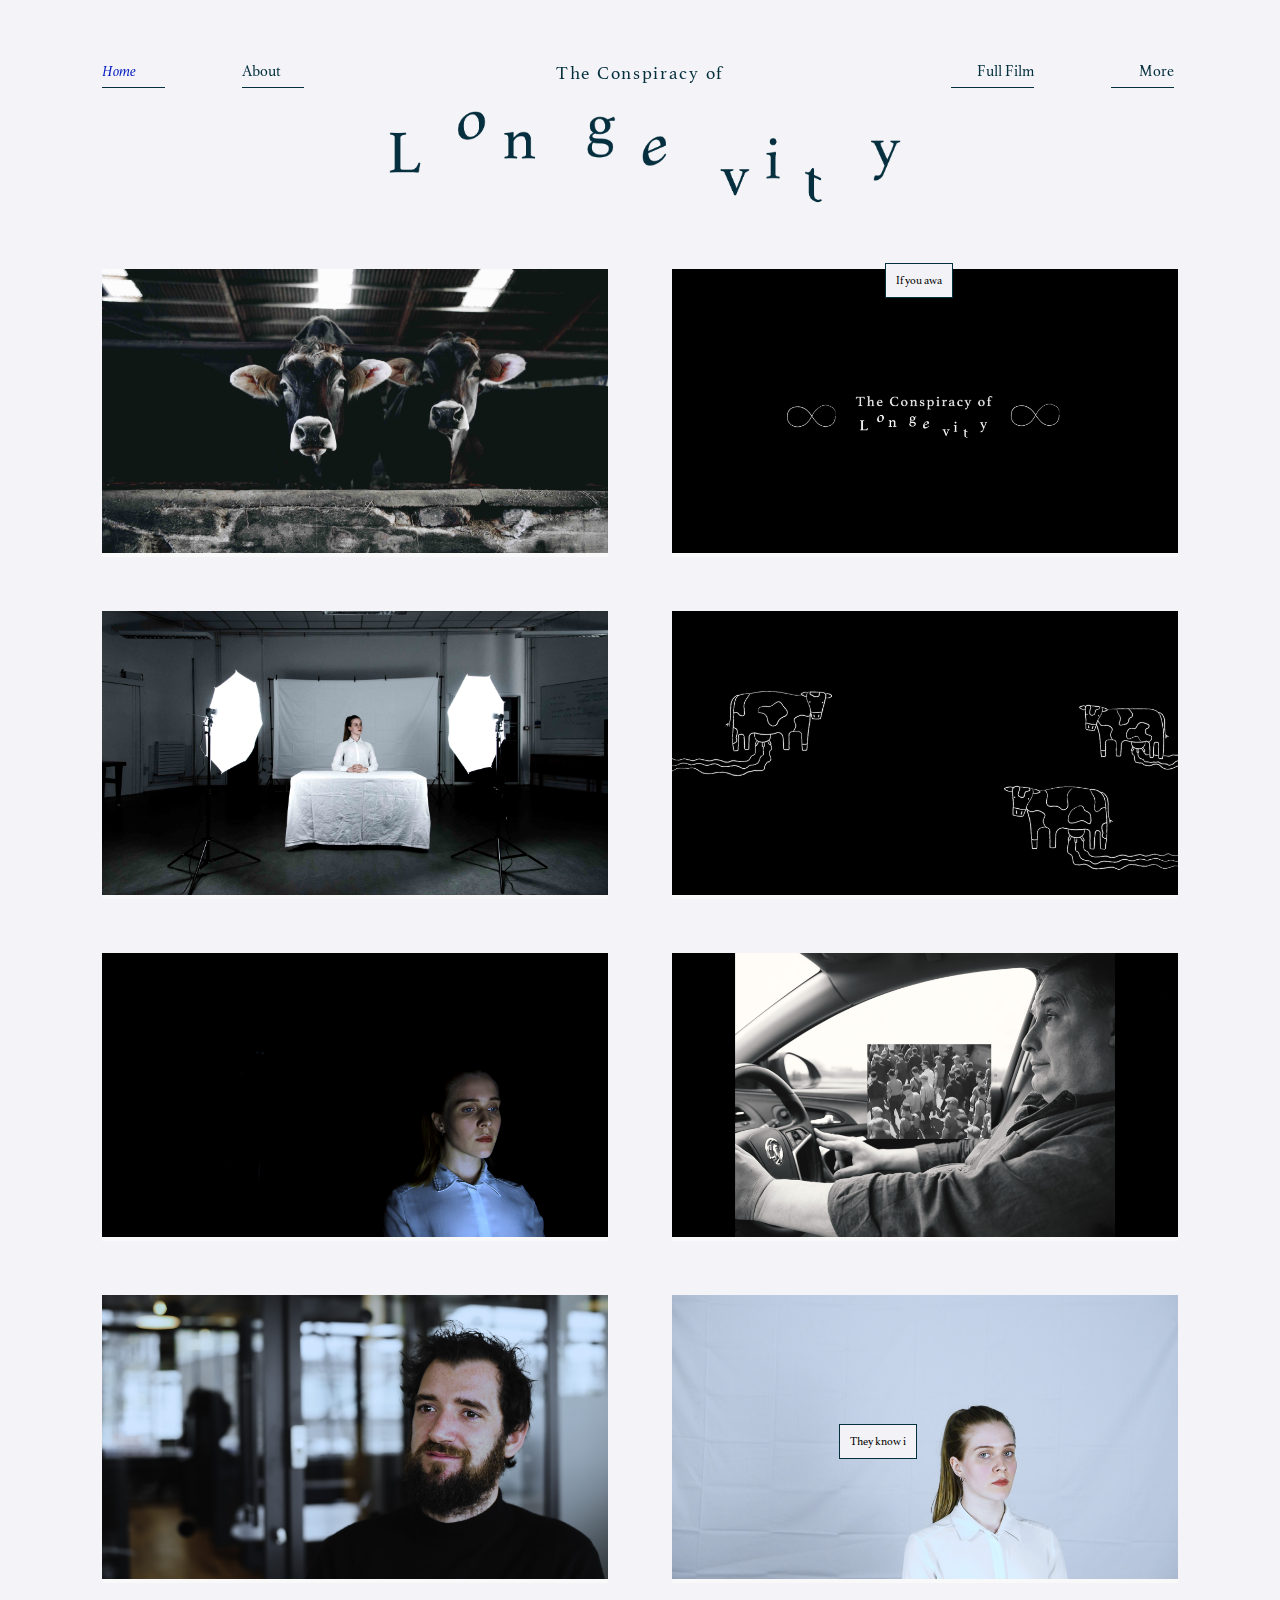
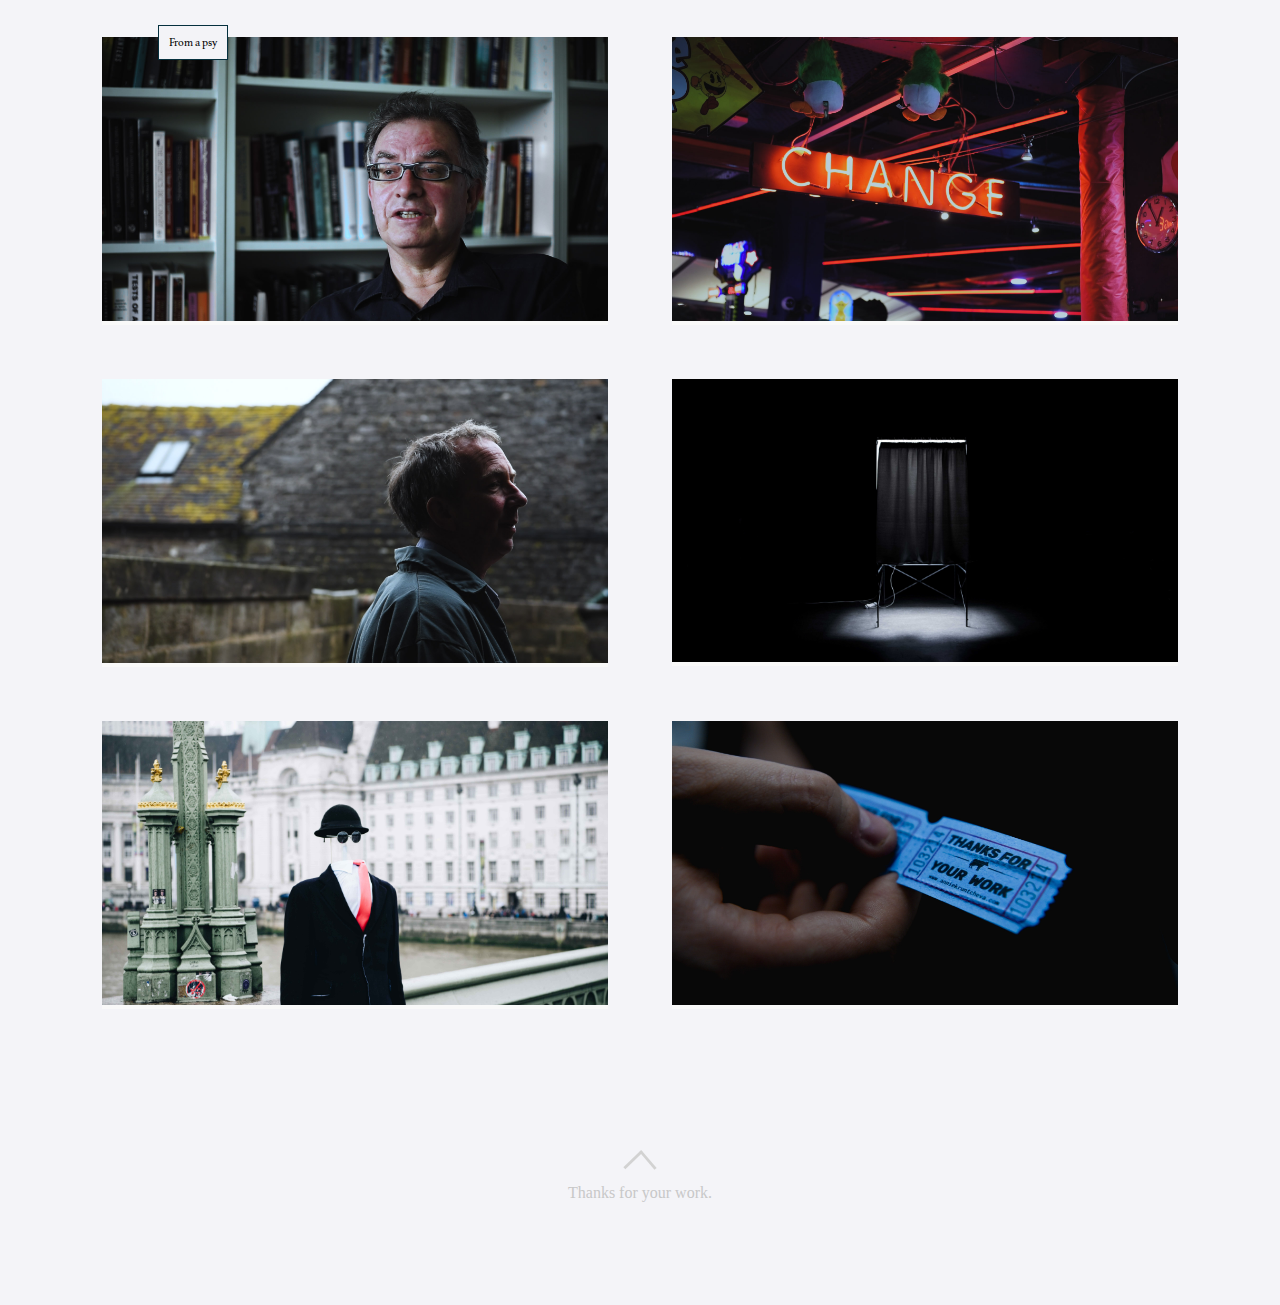
<file: index.html>
<!DOCTYPE html>
<html>
  <head>
    <meta charset="utf-8">
    <meta name="viewport" content="width=device-width, initial-scale=1, user-scalable=no">
    <title>The Conspiracy of Longevity</title>
    <link rel="stylesheet" href="assets/css/master.css">
    <link rel="icon" href="favicon.ico">
    <meta property="og:type" content="video.movie">
    <meta property="og:title" content="The Conspiracy of Longevity">
    <meta property="og:url" content="http://theconspiracyoflongevity.com">
    <meta property="og:image" content="http://theconspiracyoflongevity.com/assets/img/2.jpg">
    <meta property="video:release_date" content="2017-06-16">
    <meta property="og:description"
  content="We are being made to live longer, so we can work for longer.
  Like dairy cows, we're born to work for life until we die or are no longer able." />
    <script type="text/javascript" src="assets/js/jquery-1.7.1.min.js"> </script>
  </head>
  <body>
      <header>
        <div class='nav_wrap'>
         <div class='nav_link nav_1 on_link'> Home </div>
         <div class='nav_link nav_2'> About </div>
         <div class='nav_link'> More <a href='http://anniekruntcheva.com' class='fixed_link' target="_blank"></a> </div>
         <div class='nav_link film_link' data-vid='https://www.youtube.com/embed/T_nlKF7r3_M'> Full Film </div>
        </div> <!-- end of nav wrap -->
        <div class='nav_text'> The Conspiracy of </div>
        <div class="logo">
          <img src="assets/img/longevity.png" alt="Longevity logo">
        </div>
       <div class='menu_button'> </div>
      </header>
      <section id='main'>
        <article id="preview-1" class="preview" data-vid='https://www.youtube.com/embed/U940RnUT4yw'>
          <div class='prev_pic'> <img src="assets/img/1.jpg" alt=""> </div>
          <div class="text-box"></div>
        </article>
        <article id="preview-2" class="preview" data-vid='https://www.youtube.com/embed/zthcd_qcY4M'>
          <div class='prev_pic'> <img src="assets/img/2.jpg" alt=""> </div>
          <div class="text-box"></div>
        </article>
        <article id="preview-3" class="preview" data-vid='https://www.youtube.com/embed/elw-RTzP4dM'>
          <div class='prev_pic'> <img src="assets/img/3.jpg" alt=""> </div>
          <div class="text-box"></div>
        </article>
        <article id="preview-4" class="preview" data-vid='https://www.youtube.com/embed/gIyenuzFt2M'>
          <div class='prev_pic'> <img src="assets/img/4.jpg" alt=""> </div>
          <div class="text-box"></div>
        </article>
        <article id="preview-5" class="preview" data-vid='https://www.youtube.com/embed/Oj-m_M4E9Fk'>
          <div class='prev_pic'> <img src="assets/img/5.jpg" alt=""> </div>
          <div class="text-box"></div>
        </article>
        <article id="preview-6" class="preview" data-vid='https://www.youtube.com/embed/UR0KGcGvcp4'>
          <div class='prev_pic'> <img src="assets/img/6.jpg" alt=""> </div>
          <div class="text-box"></div>
        </article>
        <article id="preview-7" class="preview" data-vid='https://www.youtube.com/embed/CvHdyibxCZg'>
          <div class='prev_pic'> <img src="assets/img/7.jpg" alt=""> </div>
          <div class="text-box"></div>
        </article>
        <article id="preview-8" class="preview" data-vid='https://www.youtube.com/embed/WGX4BS0vNGQ'>
          <div class='prev_pic'> <img src="assets/img/8.jpg" alt=""> </div>
          <div class="text-box"></div>
        </article>
        <article id="preview-9" class="preview" data-vid='https://www.youtube.com/embed/WJU3tZz9G5E'>
          <div class='prev_pic'> <img src="assets/img/9.jpg" alt=""> </div>
          <div class="text-box"></div>
        </article>
        <article id="preview-10" class="preview" data-vid='https://www.youtube.com/embed/fZxJNd507Ik'>
          <div class='prev_pic'> <img src="assets/img/10.jpg" alt=""> </div>
          <div class="text-box"></div>
        </article>
        <article id="preview-11" class="preview" data-vid='https://www.youtube.com/embed/bY6Gbuwn-VM'>
          <div class='prev_pic'> <img src="assets/img/11.jpg" alt=""> </div>
          <div class="text-box"></div>
        </article>
        <article id="preview-12" class="preview" data-vid='https://www.youtube.com/embed/Hk78qgUSRGQ'>
          <div class='prev_pic'> <img src="assets/img/12.jpg" alt=""> </div>
          <div class="text-box"></div>
        </article>
        <article id="preview-13" class="preview" data-vid='https://www.youtube.com/embed/d78tm3k1ee4'>
          <div class='prev_pic'> <img src="assets/img/13.jpg" alt=""> </div>
          <div class="text-box"></div>
        </article>
        <article id="preview-14" class="preview" data-vid='https://www.youtube.com/embed/zRZwPQtL6vA'>
          <div class='prev_pic'> <img src="assets/img/14.jpg" alt=""> </div>
          <div class="text-box"></div>
        </article>
      </section> <!-- end of main content section -->


      <!-- about section -->
      <section id='about_section'>
       <div class='content_wrap about_wrap'>
        <div class='center_block'>
         <div class='wrap_title'> About </div>
         <div class='text_block wrap_sub_title'> Longevity is a conspiracy. </div>
         <div class='wrap_text_area'>
          <div class='text_block'> Human lifespans are increasing significantly due to exponential advances in science and technology, meaning we can live longer, healthier lives. But this extended lifespan comes at a price and it is no accident; we must now work to sustain ourselves until we’re very old, retirement becoming a distant, perhaps non-existent, prospect. With a fear of death having already been culturally, socially and historically constructed, where we desire a longer life to outrun death for as long as possible, we fall into the trap ourselves. In result, we are being bred like dairy cows to work like dairy cows by those who govern us, feeding and fuelling an outdated capitalist industrial system.
          </div> <!-- end of text block -->
          <div class='text_block'>
           Through a documentary film and interactive installation, my project aims to provide new images and stories for political discourse, using conspiracy as a tool for critical thinking in a post-truth world. By addressing these issues and raising awareness to them, I explore a future of work where post-capitalism reigns, universal basic income is widespread, automation proliferates, and “work” is reduced to finding comfort in typing on a screen - giving away data to fulfil an innate human urge to be functional or feel of some purpose.
          </div> <!-- end of text block -->
          <div class='text_block'>
           The main question thus remains: what becomes of human existence when work may no longer be the main determiner of wealth and prosperity in society?
          </div> <!-- end of text block -->
         </div> <!-- end of text area -->
        </div> <!-- end of center block -->
       </div> <!-- end of content wrap -->

      <div class='content_wrap credit_wrap'>
       <div class='center_block'>
        <div class='wrap_title'> Credits </div>
        <div class='text_block wrap_sub_title'> Produced by Annie Kruntcheva <br> //Camera, Sound, Lighting, Writing, Editing, Direction // </div>
        <div class='text_block'> Film assistants // Luke Glover, Josh Spencer, Joanne Chui </div>
         <div class='text_block'>
           Featuring //<br>
            + Emily Norton (Norton’s Dairy Farm)<br>
            + Callum Watts (Pollen8)<br>
            + Sam Knight (Pollen8)<br>
            + Professor Chris French (Goldsmiths University of London) + Terry Prince<br> (Beechenhill Farm)<br>
            + Andy Thomas (The Truth Agenda)<br>
            + Ivan Krunchev
         </div> <!-- end of text block -->
         <div class='text_block'>
          Web Design // Annie Kruntcheva <br>
          Web Programming // Pedro Dias <br>
          Physical Computing // Peter Rodgers <br>
          Set & Build // Adam Hewitt, Andrew Weatherhead, Jameson Davis, Richard Brett <br>
         </div> <!-- end of text block -->
         <div class='text_block'>
          Special Thanks // Jasleen Kaur, Pedro Dias
         </div> <!-- end of text block -->
         <div class='text_block'>
          Music // <br>
        + “Dreams” - Nuages <br>
        + “Nordheim Transformed” - Biosphere & Deathprod  <br/>
        + “Eyesdown” - Bonobo, feat. Andreya Triana <br>
        + “Trust is Key” - Chaos in the CBD <br>
        + “Ma Ion” - Airelle Besson  <br/>
        + “Annica” - Andreas Polyzogopolous
         </div> <!-- end of text block -->
       </div> <!-- end of center block -->
      </div> <!-- end of content wrap -->
     </section>
      </section> <!-- end of about section -->


      <!-- return to top scroll -->
      <div id='scrollme'>
       <div class='scroll_img'> <img src="assets/img/scrollup.svg" alt=""> </div>
       <div class='scroll_text'> Thanks for your work. </div>
      </div>



      <div id="overlay">
        <a href="javascript:void(0)" class="left-arrow"><img src="assets/img/arrow.svg" alt="Left Arrow"></a>
        <a href="javascript:void(0)" class="right-arrow"><img src="assets/img/arrow.svg" alt="Left Arrow"></a>
        <a href="javascript:void(0)" class="close-btn" onclick="closeVideo()"><img src="assets/img/close.svg" alt="Close button"></a>
         <div class='video_wrap'>
          <div class="title"><span></span></div>
          <iframe width="560" height="315" src="https://www.youtube.com/embed/U940RnUT4yw?rel=0&amp;controls=0" frameborder="0" allowfullscreen id='video'></iframe>
        <div class="description"> </div> <!-- end of description -->
         </div> <!-- end of video wrap -->

      </div> <!-- end of overlay -->


      <!-- mobile menu -->
      <div class='pop_up'>
       <div class='menu_wrap'>
        <div class='menu_link m_1'> Home </div>
        <div class='menu_link m_2'> About </div>
        <div class='menu_link m_3'> Full Film </div>
        <div class='menu_link m_4'> More </div>
       </div> <!-- end of menu wrap -->
       <div class='close_pop'>  </div>
      </div> <!-- end of pop up -->


      <script src="assets/js/jquery-1.7.1.min.js" charset="utf-8"></script>
      <script src="assets/js/typed.js" charset="utf-8"></script>
      <script src="assets/js/main.js" charset="utf-8"></script>
  </body>
</html>
</file>
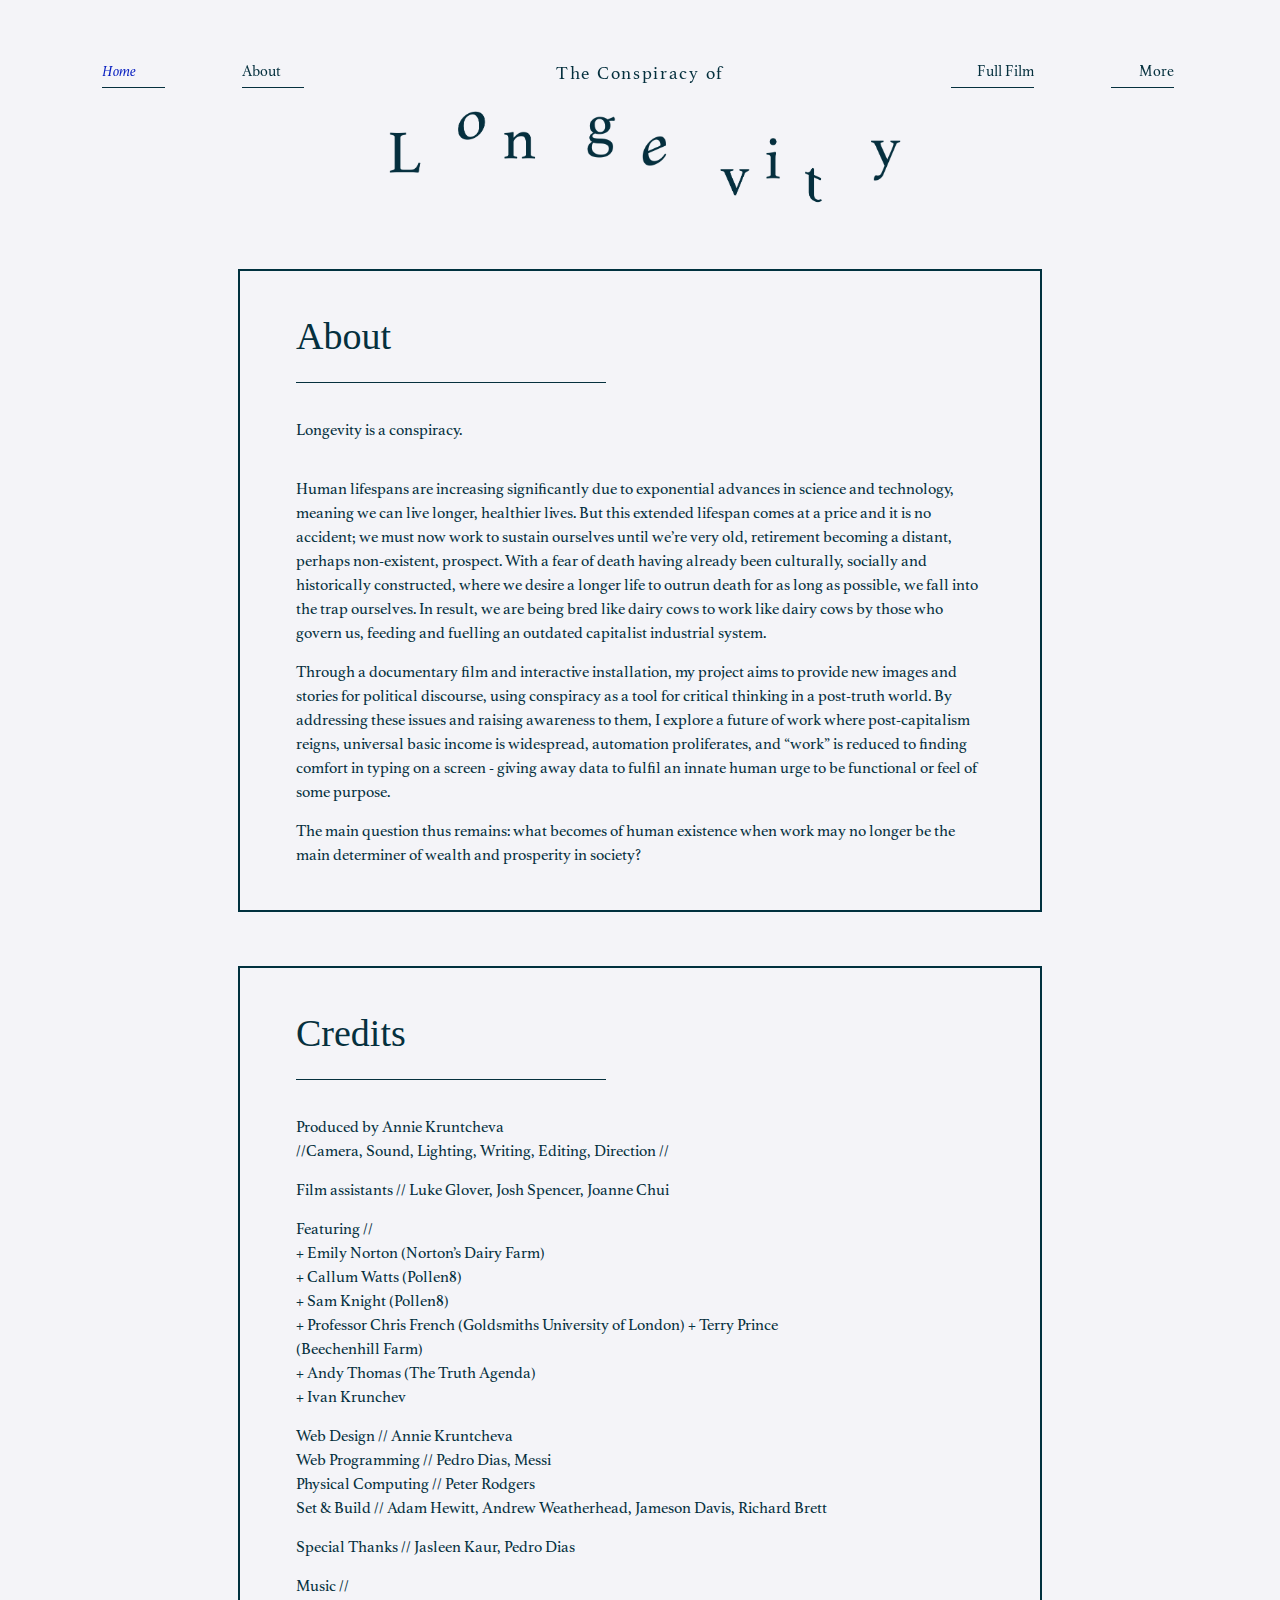
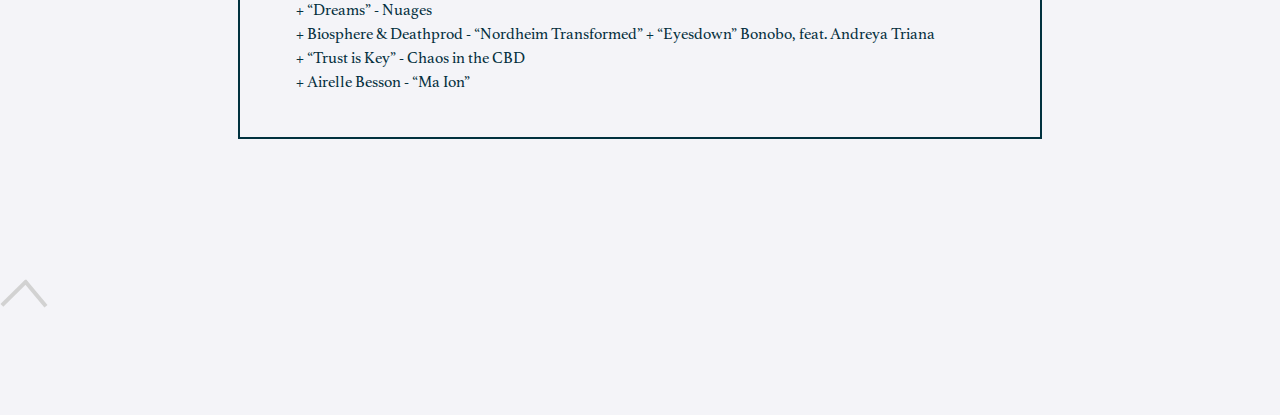
<file: about.html>
<!DOCTYPE html>
<html>
  <head>
    <meta charset="utf-8">
    <title>The Conspiracy of Longevity</title>
    <link rel="stylesheet" href="assets/css/master.css">
    <script type="text/javascript" src="assets/js/jquery-1.7.1.min.js"> </script>
  </head>
  <body>
      <header>
        <div class='nav_wrap'>
         <div class='nav_link on_link'> Home </div>
         <div class='nav_link'> About </div>
         <div class='nav_link'> More <a href='' class='fixed_link' target="_blank"></a> </div>
         <div class='nav_link'> Full Film </div>
        </div> <!-- end of nav wrap -->
        <div class='nav_text'> The Conspiracy of </div>
        <div class="logo">
          <img src="assets/img/longevity.png" alt="Longevity logo">
        </div>
      </header>
      
     <!-- content section -->
     <section>
       <div class='content_wrap about_wrap'>
        <div class='center_block'>
         <div class='wrap_title'> About </div>
         <div class='text_block wrap_sub_title'> Longevity is a conspiracy. </div>
         <div class='wrap_text_area'>
          <div class='text_block'> Human lifespans are increasing significantly due to exponential advances in science and technology, meaning we can live longer, healthier lives. But this extended lifespan comes at a price and it is no accident; we must now work to sustain ourselves until we’re very old, retirement becoming a distant, perhaps non-existent, prospect. With a fear of death having already been culturally, socially and historically constructed, where we desire a longer life to outrun death for as long as possible, we fall into the trap ourselves. In result, we are being bred like dairy cows to work like dairy cows by those who govern us, feeding and fuelling an outdated capitalist industrial system. 
          </div> <!-- end of text block -->
          <div class='text_block'>
           Through a documentary film and interactive installation, my project aims to provide new images and stories for political discourse, using conspiracy as a tool for critical thinking in a post-truth world. By addressing these issues and raising awareness to them, I explore a future of work where post-capitalism reigns, universal basic income is widespread, automation proliferates, and “work” is reduced to finding comfort in typing on a screen - giving away data to fulfil an innate human urge to be functional or feel of some purpose.
          </div> <!-- end of text block -->
          <div class='text_block'>
           The main question thus remains: what becomes of human existence when work may no longer be the main determiner of wealth and prosperity in society?
          </div> <!-- end of text block -->
         </div> <!-- end of text area -->    
        </div> <!-- end of center block -->
       </div> <!-- end of content wrap -->
         
      <div class='content_wrap credit_wrap'>
       <div class='center_block'>
        <div class='wrap_title'> Credits </div>
        <div class='text_block wrap_sub_title'> Produced by Annie Kruntcheva <br> //Camera, Sound, Lighting, Writing, Editing, Direction // </div>
        <div class='text_block'> Film assistants // Luke Glover, Josh Spencer, Joanne Chui </div>
         <div class='text_block'>
           Featuring //<br>
            + Emily Norton (Norton’s Dairy Farm)<br>
            + Callum Watts (Pollen8)<br>
            + Sam Knight (Pollen8)<br>
            + Professor Chris French (Goldsmiths University of London) + Terry Prince<br> (Beechenhill Farm)<br>
            + Andy Thomas (The Truth Agenda)<br>
            + Ivan Krunchev
         </div> <!-- end of text block -->
         <div class='text_block'>
          Web Design // Annie Kruntcheva <br>
          Web Programming // Pedro Dias, Messi <br>
          Physical Computing // Peter Rodgers <br>
          Set & Build // Adam Hewitt, Andrew Weatherhead, Jameson Davis, Richard Brett <br>
         </div> <!-- end of text block -->
         <div class='text_block'>
          Special Thanks // Jasleen Kaur, Pedro Dias
         </div> <!-- end of text block -->
         <div class='text_block'>
          Music // <br>
        + “Dreams” - Nuages <br>
        + Biosphere & Deathprod - “Nordheim Transformed” + “Eyesdown” Bonobo, feat. Andreya Triana <br>
        + “Trust is Key” - Chaos in the CBD <br>
        + Airelle Besson - “Ma Ion”
         </div> <!-- end of text block -->
       </div> <!-- end of center block -->
      </div> <!-- end of content wrap -->     
     </section> 
    <div id='scrollme'><img src="assets/img/scrollup.svg" alt=""></div>
     
      
      
      
      
</body>
</html>
</file>
<file: assets/css/master.css>
@font-face {
  font-family: 'Helvetica Neue';
  src: url('../fonts/HelveticaNeue.ttf') format('tff');
}

@font-face {
  font-family: 'Helvetica Neue Medium';
  src: url('../fonts/HelveticaNeue-Medium.ttf') format('tff');
}


@font-face {
  font-family: 'Athelas Regular';
  font-style: normal;
  font-weight: normal;
  src: url('../fonts/Athelas-Regular.woff') format('woff');
}

@font-face {
  font-family: 'Athelas Italic';
  font-style: normal;
  font-weight: normal;
  src: url('../fonts/Athelas-Italic.woff') format('woff');
}

html, body {
  height: 100%;
  background-color: #F4F4F8;
  user-select: none;
  cursor: default;
  margin: 0;
  padding: 0;
  font-family: "Athelas Regular";
}

/* HEADER */

header {
  width: 100%;
  /*height: 31%;*/
  /*height: 13rem;*/
  min-height: 18vw;
  max-height: 22vw;
  height: 13rem;
  padding: 6% 7% 0;
  box-sizing: border-box;
  position: relative;
}

.nav_wrap {
  height: auto;
  width: 83.7%;
  position: fixed;
  top: 7%;
  left: 8%;
  overflow-y: auto;
  z-index: 500;
}

.nav_link {
  height: auto;
  width: 13%;
  position: relative;
  display: inline;
  float: left;
  font-size: 15px;
  color: #05303E;
  padding-bottom: 8px;
  cursor: pointer;
}

.nav_link:before {
  content: "";
  height: 0px;
  width: 45%;
  position: absolute;
  bottom: 0px;
  border-bottom: solid 1px #05303E;
  -webkit-transition: .25s ease;
  transition: .25s ease;
  -moz-transition: .25s ease;
}

.nav_link:nth-of-type(1):before,
.nav_link:nth-of-type(2):before {
  left: 0px;
}

.nav_link:nth-of-type(3):before,
.nav_link:nth-of-type(4):before {
  right: 0px;
}

.nav_link:nth-of-type(4):before {
  width: 60%;
}

.nav_link:nth-of-type(1),
.nav_link:nth-of-type(2) {
  float: left;
  text-align: left;
}

.nav_link:nth-of-type(3),
.nav_link:nth-of-type(4) {
  float: right;
  text-align: right;
}

.nav_link:hover {
  color: #081FC1;
  font-family: "Athelas Italic";
}

.nav_link:hover:before {
  width: 0%;
}

.on_link {
  color: #081FC1;
  font-family: "Athelas Italic";
}


.nav_text {
  height: auto;
  width: 40%;
  position: fixed;
  top: 7%;
  left: 30%;
  font-size: 18px;
  color: #05303E;
  text-align: center;
  z-index: 400;
  letter-spacing: 1.7px;
}

.fixed_link {
  height: 100%;
  width: 100%;
  position: absolute;
  top: 0px;
  left: 0px;
}

.logo {
  position:fixed;
  z-index: 4;
  width: 86%;
}


.logo > span {
  display: block;
  text-align: center;
  font-size: 18px;
  margin-bottom: 11px;
  color: #05303E;
  letter-spacing: 2.5px;
}

.logo > img {
  display: block;
  margin: 0 auto;
  width: 50%;
}

.close_pop,
.menu_button {
  height: 20px;
  width: 20px;
  position: fixed;
  top: 4.5%;
  right: 6%;
  background-image: url('../graphics/menu-icon.png');
  background-size: cover;
  background-position: center center;
  background-repeat: no-repeat;
  cursor: pointer;
  display: none;
  z-index: 300;
}


@media screen and (max-width: 900px) {

  .text-box {
    display: none !important;
  }

  .nav_wrap {
    display: none;
  }

  .nav_text {
    top: 5%;
  }

  .logo {
    margin-top: 18px;
  }

  .menu_button {
    display: block;
  }
}


@media screen and (max-width: 500px) {

  .nav_text {
    top: 3%;
    font-size: 16px;
  }
}


@media screen and (min-width: 401px) and (max-width: 500px) {

  .logo {
    width: 350px;
    left: 50%;
    margin-left: -175px;
  }
}


/* SECTION */
section {
  height: auto;
  width: auto;
  position: relative;
  display: flex;
  display: -webkit-flex;
  margin: 3% 8%;
  flex-flow: row wrap;
  -webkit-flex-flow: row wrap;
  -moz-flex-flow: row wrap;
  justify-content: space-between;
  -webkit-justify-content: space-between;
  -moz-justify-content: space-between;
 }


@media screen and (max-width: 600px) {

  section {
    margin: 3% 4%;
  }
}

#about_section {
  -webkit-animation: show .25s ease;
  -moz-animation: show .25s ease;
  animation: show .25s ease;
}



@-webkit-keyframes show {

  from {
    left: -100%;
  }
  to {
    left: 0px;
  }
}


@-moz-keyframes show {

  from {
    left: -100%;
  }
  to {
    left: 0px;
  }
}


@keyframes show {

  from {
    left: -100%;
  }
  to {
    left: 0px;
  }
}


.preview {
  height: auto;
  width: 47%;
  position: relative;
  margin-top: 5%;
  cursor: pointer;
  backface-visibility: hidden;
  -webkit-backface-visibility: hidden;
  -webkit-animation: flip_in .25s ease;
  -webkit-animation-fill-mode: backwards;
}


.preview:after {
  content: "";
  height: 100%;
  width: 100%;
  position: absolute;
  top: 0px;
  left: 0px;
  background: black;
  opacity: 0;
  z-index: 100;
}

.preview:nth-of-type(-n+2) {
  margin-top: 0px;
}

#preview-1 {
  -webkit-animation-timing: .25s;
}

#preview-2 {
  -webkit-animation-delay: .25s;
}

#preview-3 {
  -webkit-animation-delay: .50s;
}

#preview-4 {
  -webkit-animation-delay: .75s;
}

#preview-5 {
  -webkit-animation-delay: 1s;
}

#preview-6 {
  -webkit-animation-delay: 1.25s;
}

#preview-7 {
  -webkit-animation-delay: 1.5s;
}

#preview-8 {
  -webkit-animation-delay: 1.75s;
}

#preview-9 {
  -webkit-animation-delay: 2s;
}

#preview-10 {
  -webkit-animation-delay: 2.25s;
}

#preview-11 {
  -webkit-animation-delay: 2.5s;
}

#preview-12 {
  -webkit-animation-delay: 2.75s;
}

#preview-13 {
  -webkit-animation-delay: 3s;
}

#preview-14 {
  -webkit-animation-delay: 3.25s;
}


@-webkit-keyframes flip_in {

  from {
    -webkit-transform: rotateY(90deg);
  }
  to {
    -webkit-transform: rotateY(0deg);
  }
}

@-moz-keyframes flip_in {

  from {
    -webkit-transform: rotateY(90deg);
  }
  to {
    -webkit-transform: rotateY(0deg);
  }
}

@keyframes flip_in {

  from {
    -webkit-transform: rotateY(90deg);
  }
  to {
    -webkit-transform: rotateY(0deg);
  }
}


.prev_pic {
  height: auto;
  width: auto;
  position: relative;
  top: 0%;
  left: 0%;
  -webkit-transition: .25s ease;
  transition: .25s ease;
  -moz-transition: .25s ease;
  background-size: cover;
  background-position: center center;
  background-repeat: no-repeat;
  background-color: #F9F9F9;
  overflow: hidden;
}

.prev_pic img {
  height: auto;
  width: 100%;
  position: relative;
  -webkit-transition: .25s ease;
  transition: .25s ease;
  -moz-transition: .25s ease;
}

.preview:hover .prev_pic {
  -ms-transform: scale(1.05, 1.05);
  -webkit-transform: scale(1.05, 1.05);
  transform: scale(1.05, 1.05);
  -webkit-transition: .25s ease;
  transition: .25s ease;
  -moz-transition: .25s ease;
}

.preview>.text-box{
  border: 1px solid #05303E;
  background-color: #F3F3F7;
  padding: 10px;
  z-index: 2;
  max-width: 50%;
  position: absolute;
  top: -7%;
  left: 40%;
  font-size: 0.7em;
  display: inline-block;
  opacity: 0;
}


#scrollme {
  height: auto;
  width: 100%;
  position: relative;
  margin: 8% auto;
  cursor: pointer;
  display: inline-block;
}


.scroll_img {
  height: auto;
  width: 34px;
  position: relative;
  margin: 0 auto;
}

.scroll_img img {
  height: auto;
  width: 100%;
}

.scroll_img:hover {
  opacity: .7;
}

.scroll_text {
  height: auto;
  width: 70%;
  position: relative;
  margin: 0 auto;
  font-size: 16px;
  text-align: center;
  margin-top: 10px;
  font-family: Athelas-Regular;
  color: #C8C8C8;
}


/* OVERLAY */

#overlay{
  height: 100%;
  width: 100%;
  position:fixed;
  top:0;
  left:0;
  background-color: rgba(0,0,201, 0.95);
  z-index: 999;
  display: none;
  flex-direction: column;
  justify-content: center;
  -ms-align-items: center;
  align-items: center;
  -webkit-animation: zoom_in .25s ease;
  -moz-animation: zoom_in .25s ease;
  animation: zoom_in .25s ease;
}


@-webkit-keyframes zoom_in {

  0% {
    -webkit-transform: scale(0.5,0.5); opacity: 0;
  }
  100% {
    -webkit-transform: scale(1,1); opacity: 1;
  }
}

@-moz-keyframes zoom_in {

  0% {
    -webkit-transform: scale(0.5,0.5); opacity: 0;
  }
  100% {
    -webkit-transform: scale(1,1); opacity: 1;
  }
}

@keyframes zoom_in {

  0% {
    -webkit-transform: scale(0.5,0.5); opacity: 0;
  }
  100% {
    -webkit-transform: scale(1,1); opacity: 1;
  }
}


.close-btn {
  display: inline-block;
  position: fixed;
  top: 5%;
  right: 5%;
}

.close-btn img {
  height: auto;
  width: 26px;
}

.right-arrow{
  position: fixed;
  right: 5%;
  top:50%;
  transform: translateY(-50%);
}

.left-arrow{
  position: fixed;
  left: 5%;
  top:50%;
  transform: translateY(-50%);
}

.left-arrow > img {
  transform: rotate(180deg);
}

.left-arrow > img,
.right-arrow > img {
  height: auto;
  width: 36px;
}

.video_wrap {
  height: 380px;
  width: 50%;
  position: relative;
  margin: 0px auto;
}

.video_wrap iframe {
  height: 100%;
  width: 100%;
  position: relative;
  z-index: 200;
  background-color: black;
}


.title{
  height: auto;
  width: 100%;
  position: relative;
  text-align: center;
  margin: 0 auto;
  font-family: "helvetica-neue", "helvetica neue", "helvetica";
  font-size: 26px;
  color: #EDF0F1;
  letter-spacing: 0.12px;
  text-transform: capitalize;
  margin-bottom: 20px;
  margin-top: -11%;
  line-height: 44px;
}

.title span {
  height: auto;
  width: auto;
  position: relative;
  border-bottom: 2px solid #EDF0F1;
  padding-bottom: 6px;
}

.description{
  height: auto;
  width: 50%;
  position: absolute;
  left: 22.5%;
  font-family: Athelas-Regular;
  font-size: 13px;
  color: #EDF0F1;
  letter-spacing: 0.53px;
  border: 1px solid #FFFFFF;
  padding: 20px 24px;
  text-align: center;
  margin-top: 15px;
}

.description:before {
  content: "";
  height: 100%;
  width: 50px;
  position: absolute;
  top: -80%;
  left: -51px;
  border-left: solid 1px white;
  border-bottom: solid 1px white;
}


@media screen and (max-width: 600px) {

  .title{
    font-family: HelveticaNeue-Medium;
    font-size: 21px;
    width: 85%;
    margin-left: auto;
    margin-right: auto;
    text-align: center;
    margin-top: -15%;
   }

  .video_wrap {
    height: 250px;
    width: 100%;
    margin: 3% 0;
  }

  .description{
    width: 65%;
    padding: 18px;
    left: 17.5%;
  }

  .left-arrow,
  .right-arrow {
    display: none;
  }
}



/* -- about section --
-------------------------------
*/

#about_section { display: none; }

.content_wrap {
  height: auto;
  width: 98%;
  max-width: 800px;
  position: relative;
  margin: 0 auto;
  border: solid 2px rgb(0,49,63);
  padding: 4% 0px;
}


.center_block {
  height: auto;
  width: 86%;
  position: relative;
  margin: 0 auto;
}


.wrap_title {
  height: auto;
  width: 100%;
  position: relative;
  font-family: 'Helvetica Neue';
  font-size: 38px;
  text-transform: capitalize;
  color: #05303E;
  padding-bottom: 25px;
  font-weight: 500;
}

.wrap_title:before {
  content: "";
  height: 1px;
  width: 45%;
  position: absolute;
  bottom: 0px;
  left: 0px;
  background: #05303E;
}

.wrap_text_area {
  height: auto;
  width: 100%;
  position: relative;
  margin-top: 35px;
}

.text_block {
  height: auto;
  width: 100%;
  position: relative;
  margin-top: 15px;
  font-size: 16px;
  color: #05303E;
  line-height: 24px;
}

.text_block:first-of-type {
  margin-top: 0px;
}


.wrap_sub_title {
  margin-top: 35px;
}


.credit_wrap {
  margin-top: 5%;
}


.hide {
  -webkit-animation: hide .25s ease;
  -moz-animation: hide .25s ease;
  animation: hide .25s ease;
  left: 100%;
}


@-webkit-keyframes hide {

  from {
    left: 0px;
  }
  to {
    left: 100%;
  }
}

@-moz-keyframes hide {

  from {
    left: 0px;
  }
  to {
    left: 100%;
  }
}

@keyframes hide {

  from {
    left: 0px;
  }
  to {
    left: 100%;
  }
}


@media screen and (max-width: 980px) {

  .content_wrap {
    padding: 5% 0px;
  }


  .wrap_title {
    font-size: 32px;
    padding-bottom: 15px;
  }


  .text_block {
    font-size: 16px;
  }
}


/* pop up */
.pop_up {
  height: 100%;
  width: 100%;
  position: fixed;
  top: 0px;
  left: 0px;
  overflow: hidden;
  z-index: 800;
  display: none;
}

.pop_up:before {
  content: "";
  height: 100%;
  width: 100%;
  position: absolute;
  top: 0px;
  left: 0px;
  background: white;
  opacity: .85;
}


.menu_wrap {
  height: auto;
  witdth: 80%;
  max-width: 400px;
  position: relative;
  margin: 0 auto;
  top: 50%;
}


.menu_link {
  height: 34px;
  width: 100%;
  position: relative;
  font-size: 31px;
  color: #05303E;
  text-align: center;
  margin-top: 40px;
  cursor: pointer;
  font-family: 'Athelas Regular';
  -webkit-animation: zoom_in .25s ease;
  -moz-animation: zoom_in .25s ease;
  animation: zoom_in .25s ease;
  -webkit-animation-fill-mode: backwards;
}

.menu_link:hover {
  color: #081FC1;
  font-family: "Athelas Italic";
}

.menu_link:first-of-type {
  margin-top: 0px;
}


.menu_link:nth-of-type(2) {
  -webkit-animation-delay: .25s;
}

.menu_link:nth-of-type(3) {
  -webkit-animation-delay: .50s;
}

.menu_link:nth-of-type(4) {
  -webkit-animation-delay: .75s;
}



.close_pop {
  background-image: url('../graphics/x-icon.png');
  display: block;
}
</file>
